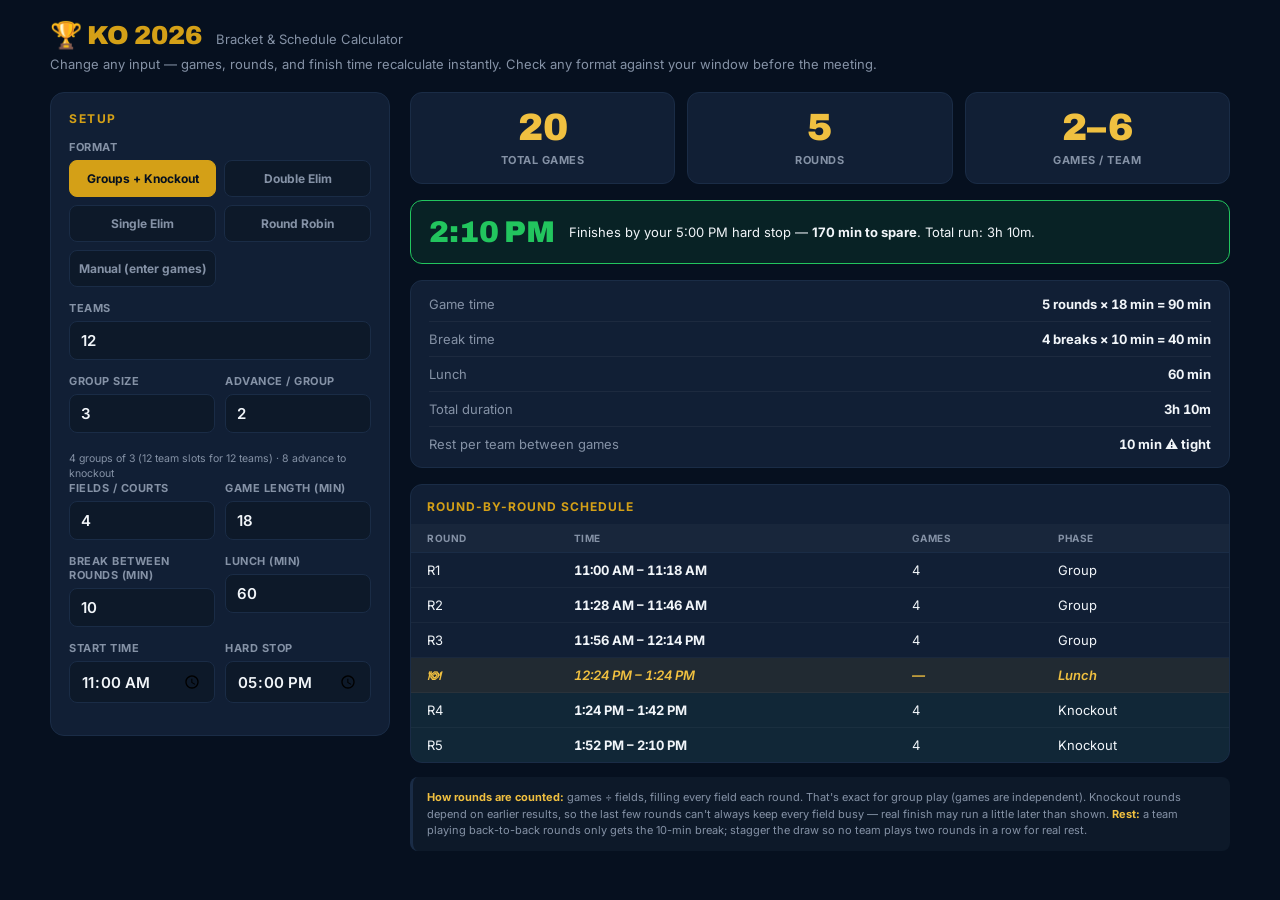
<file: bracket-calculator.html>
<!DOCTYPE html>
<html lang="en">
<head>
<meta charset="UTF-8">
<meta name="viewport" content="width=device-width, initial-scale=1.0">
<title>KO 2026 — Bracket & Schedule Calculator</title>
<style>
@import url('https://fonts.googleapis.com/css2?family=Archivo:wght@700;800;900&family=Inter:wght@400;500;600;700&display=swap');
:root{
  --navy:#06101f; --card:#111f35; --card2:#0d1929; --border:#1a2c46;
  --gold:#d4a017; --gold-l:#f0c040; --text:#f1f5f9; --dim:#8592a6;
  --soccer:#22c55e; --bball:#f97316; --vball:#a855f7; --live:#ef4444;
}
*{box-sizing:border-box;margin:0;padding:0}
body{background:var(--navy);color:var(--text);font-family:'Inter',-apple-system,BlinkMacSystemFont,'Segoe UI',sans-serif;min-height:100vh;padding:20px}
.wrap{max-width:1180px;margin:0 auto}
.hdr{display:flex;align-items:baseline;gap:14px;flex-wrap:wrap;margin-bottom:6px}
.hdr .logo{font-family:'Archivo',sans-serif;font-size:26px;font-weight:900;color:var(--gold)}
.hdr .sub{font-size:13px;color:var(--dim)}
.tagline{font-size:13px;color:var(--dim);margin-bottom:20px}
.grid{display:grid;grid-template-columns:340px 1fr;gap:20px;align-items:start}
@media(max-width:860px){.grid{grid-template-columns:1fr}}

.panel{background:var(--card);border:1px solid var(--border);border-radius:14px;padding:18px}
.panel h2{font-size:12px;font-weight:700;letter-spacing:1.5px;text-transform:uppercase;color:var(--gold);margin-bottom:14px}
.field{margin-bottom:14px}
.field label{display:block;font-size:11px;font-weight:700;text-transform:uppercase;letter-spacing:.5px;color:var(--dim);margin-bottom:6px}
.field input[type=number],.field input[type=time],.field select{
  width:100%;background:var(--card2);border:1px solid var(--border);color:var(--text);
  padding:9px 11px;border-radius:8px;font-size:15px;font-family:inherit;font-weight:600}
.field input:focus,.field select:focus{outline:none;border-color:var(--gold)}
.row2{display:grid;grid-template-columns:1fr 1fr;gap:10px}
.fmt-btns{display:grid;grid-template-columns:1fr 1fr;gap:8px}
.fmt-btn{background:var(--card2);border:1px solid var(--border);color:var(--dim);padding:10px 8px;border-radius:8px;cursor:pointer;font-size:12px;font-weight:700;text-align:center;transition:all .12s;font-family:inherit}
.fmt-btn:hover{border-color:var(--gold)}
.fmt-btn.on{background:var(--gold);color:var(--navy);border-color:var(--gold)}
.gk-only{display:none}
.gk-only.show{display:block}
.manual-only{display:none}
.manual-only.show{display:block}
.hint{font-size:10.5px;color:var(--dim);margin-top:5px;line-height:1.4}

.stats{display:grid;grid-template-columns:repeat(3,1fr);gap:12px;margin-bottom:16px}
.stat{background:var(--card);border:1px solid var(--border);border-radius:12px;padding:16px 14px;text-align:center}
.stat .num{font-family:'Archivo',sans-serif;font-size:38px;font-weight:900;color:var(--gold-l);line-height:1}
.stat .lbl{font-size:11px;font-weight:700;color:var(--dim);margin-top:6px;text-transform:uppercase;letter-spacing:.5px}

.verdict{border-radius:12px;padding:16px 18px;margin-bottom:16px;display:flex;align-items:center;gap:14px;border:1px solid}
.verdict .big{font-family:'Archivo',sans-serif;font-size:30px;font-weight:900;line-height:1;white-space:nowrap}
.verdict .txt{font-size:13px;line-height:1.4}
.verdict.ok{background:rgba(34,197,94,.1);border-color:var(--soccer)}
.verdict.ok .big{color:var(--soccer)}
.verdict.warn{background:rgba(239,68,68,.1);border-color:var(--live)}
.verdict.warn .big{color:var(--live)}

.breakdown{background:var(--card);border:1px solid var(--border);border-radius:12px;padding:6px 18px;margin-bottom:16px}
.bd-row{display:flex;justify-content:space-between;padding:9px 0;border-bottom:1px solid rgba(255,255,255,.05);font-size:13px}
.bd-row:last-child{border-bottom:none}
.bd-row .k{color:var(--dim)}
.bd-row .v{font-weight:700;font-variant-numeric:tabular-nums}

.sched{background:var(--card);border:1px solid var(--border);border-radius:12px;overflow:hidden}
.sched h3{font-size:12px;font-weight:700;letter-spacing:1px;text-transform:uppercase;color:var(--gold);padding:14px 16px 10px}
table{width:100%;border-collapse:collapse;font-size:13px}
th{text-align:left;font-size:10px;text-transform:uppercase;letter-spacing:.5px;color:var(--dim);padding:8px 16px;background:rgba(255,255,255,.03);border-bottom:1px solid var(--border)}
td{padding:9px 16px;border-bottom:1px solid rgba(255,255,255,.04)}
tr:last-child td{border-bottom:none}
td.time{font-weight:700;font-variant-numeric:tabular-nums;white-space:nowrap}
tr.lunch td{background:rgba(212,160,23,.08);color:var(--gold-l);font-style:italic;font-weight:600}
tr.ko td{background:rgba(34,197,94,.05)}
.note{font-size:11px;color:var(--dim);line-height:1.5;margin-top:14px;padding:12px 14px;background:var(--card2);border-radius:8px;border-left:3px solid var(--border)}
.note b{color:var(--gold-l)}
</style>
</head>
<body>
<div class="wrap">
  <div class="hdr">
    <span class="logo">🏆 KO 2026</span>
    <span class="sub">Bracket &amp; Schedule Calculator</span>
  </div>
  <div class="tagline">Change any input — games, rounds, and finish time recalculate instantly. Check any format against your window before the meeting.</div>

  <div class="grid">
    <!-- CONTROLS -->
    <div class="panel">
      <h2>Setup</h2>

      <div class="field">
        <label>Format</label>
        <div class="fmt-btns" id="fmtBtns">
          <button class="fmt-btn on" data-fmt="gk">Groups + Knockout</button>
          <button class="fmt-btn" data-fmt="de">Double Elim</button>
          <button class="fmt-btn" data-fmt="se">Single Elim</button>
          <button class="fmt-btn" data-fmt="rr">Round Robin</button>
          <button class="fmt-btn" data-fmt="manual">Manual (enter games)</button>
        </div>
      </div>

      <div class="manual-only" id="manualBlock">
        <div class="field">
          <label>Total games</label>
          <input type="number" id="manualGames" value="42" min="1" max="300">
          <div class="hint">Type the exact number of games you plan to run. Rounds &amp; finish time are calculated from this directly.</div>
        </div>
      </div>

      <div class="field" id="teamsField">
        <label>Teams</label>
        <input type="number" id="teams" value="12" min="2" max="64">
      </div>

      <div class="gk-only show" id="gkBlock">
        <div class="row2">
          <div class="field">
            <label>Group size</label>
            <input type="number" id="groupSize" value="3" min="2" max="8">
          </div>
          <div class="field">
            <label>Advance / group</label>
            <input type="number" id="advance" value="2" min="1" max="4">
          </div>
        </div>
        <div class="hint" id="gkHint"></div>
      </div>

      <div class="row2">
        <div class="field">
          <label>Fields / courts</label>
          <input type="number" id="fields" value="4" min="1" max="12">
        </div>
        <div class="field">
          <label>Game length (min)</label>
          <input type="number" id="gameLen" value="18" min="5" max="90">
        </div>
      </div>

      <div class="row2">
        <div class="field">
          <label>Break between rounds (min)</label>
          <input type="number" id="breakLen" value="10" min="0" max="30">
        </div>
        <div class="field">
          <label>Lunch (min)</label>
          <input type="number" id="lunch" value="60" min="0" max="120">
        </div>
      </div>

      <div class="row2">
        <div class="field">
          <label>Start time</label>
          <input type="time" id="start" value="11:00">
        </div>
        <div class="field">
          <label>Hard stop</label>
          <input type="time" id="stop" value="17:00">
        </div>
      </div>
    </div>

    <!-- RESULTS -->
    <div>
      <div class="stats">
        <div class="stat"><div class="num" id="sGames">–</div><div class="lbl">Total Games</div></div>
        <div class="stat"><div class="num" id="sRounds">–</div><div class="lbl">Rounds</div></div>
        <div class="stat"><div class="num" id="sPer">–</div><div class="lbl">Games / Team</div></div>
      </div>

      <div class="verdict" id="verdict">
        <div class="big" id="vFinish">–</div>
        <div class="txt" id="vText"></div>
      </div>

      <div class="breakdown" id="breakdown"></div>

      <div class="sched">
        <h3>Round-by-Round Schedule</h3>
        <table>
          <thead><tr><th>Round</th><th>Time</th><th>Games</th><th>Phase</th></tr></thead>
          <tbody id="schedBody"></tbody>
        </table>
      </div>

      <div class="note" id="note"></div>
    </div>
  </div>
</div>

<script>
let fmt = "gk";

function $(id){return document.getElementById(id);}
function hm(mins){let h=Math.floor(mins/60)%24, m=Math.round(mins%60);let ap=h<12?"AM":"PM";let h12=h%12;if(h12===0)h12=12;return h12+":"+String(m).padStart(2,"0")+" "+ap;}
function toMin(t){let [h,m]=t.split(":").map(Number);return h*60+m;}

// choose 3rd-place game only if there's a semifinal stage
function computeGames(){
  const N=+$("teams").value;
  if(fmt==="de") return {total:2*N-1, minPer:2, maxPer:Math.ceil(Math.log2(N))+2, phases:["Double elimination — Winners + Losers bracket"]};
  if(fmt==="se") return {total:(N-1)+1, minPer:1, maxPer:Math.ceil(Math.log2(N))+1, phases:["Single elimination + 3rd-place match"]};
  if(fmt==="rr") return {total:N*(N-1)/2, minPer:N-1, maxPer:N-1, phases:["Round robin — everyone plays everyone"]};
  if(fmt==="manual"){const m=+$("manualGames").value; return {total:m, minPer:null, maxPer:null, manual:true, phases:["Manual game count"]};}
  // groups + knockout
  const s=+$("groupSize").value, k=+$("advance").value;
  const G=Math.round(N/s);
  const groupGames=G*(s*(s-1)/2);
  const adv=Math.min(G*k, N);
  const ko=Math.max(0,(adv-1))+(adv>=4?1:0);
  return {total:groupGames+ko, minPer:s-1, maxPer:(s-1)+Math.ceil(Math.log2(Math.max(2,adv)))+1,
          groupGames, ko, adv, G, s,
          phases:["Group stage: "+groupGames+" games", "Knockout: "+ko+" games ("+adv+" advance)"]};
}

function recompute(){
  const g=computeGames();
  const F=+$("fields").value, gl=+$("gameLen").value, brk=+$("breakLen").value, lunch=+$("lunch").value;
  const start=toMin($("start").value), stop=toMin($("stop").value);
  const rounds=Math.max(1,Math.ceil(g.total/F));
  const playTime=rounds*gl+(rounds-1)*brk;
  const total=playTime+lunch;
  const end=start+total;

  $("sGames").textContent=g.total;
  $("sRounds").textContent=rounds;
  $("sPer").textContent = g.minPer===null ? "–" : ((g.minPer===g.maxPer)?g.minPer:g.minPer+"–"+g.maxPer);

  // verdict
  const v=$("verdict"), fits=end<=stop;
  v.className="verdict "+(fits?"ok":"warn");
  $("vFinish").textContent=hm(end);
  const over=end-stop;
  $("vText").innerHTML = fits
    ? "Finishes by your "+hm(stop)+" hard stop — <b>"+(stop-end)+" min to spare</b>. Total run: "+Math.floor(total/60)+"h "+(total%60)+"m."
    : "<b>Overruns "+hm(stop)+" by "+over+" min.</b> Trim games, shorten breaks, start earlier, or move some rounds to Day 2.";

  // breakdown
  const bd=[
    ["Game time", rounds+" rounds × "+gl+" min = "+(rounds*gl)+" min"],
    ["Break time", (rounds-1)+" breaks × "+brk+" min = "+((rounds-1)*brk)+" min"],
    ["Lunch", lunch+" min"],
    ["Total duration", Math.floor(total/60)+"h "+(total%60)+"m"],
    ["Rest per team between games", brk+" min"+(brk<15?"  ⚠ tight":"")],
  ];
  $("breakdown").innerHTML=bd.map(r=>'<div class="bd-row"><span class="k">'+r[0]+'</span><span class="v">'+r[1]+'</span></div>').join("");

  // schedule (throughput model): fill fields each round; lunch near midpoint
  const lunchRound = lunch>0 ? Math.max(1,Math.round(rounds/2)) : -1;
  let remaining=g.total, t=start, rows="";
  // for gk, mark rounds after group games as knockout
  let gamesSoFar=0;
  for(let r=1;r<=rounds;r++){
    const n=Math.min(F,remaining); remaining-=n;
    let phase="—";
    if(fmt==="gk"){ phase = (gamesSoFar < g.groupGames) ? "Group" : "Knockout"; }
    else if(fmt==="de") phase = r<=Math.ceil(rounds/2) ? "Winners/early" : "Losers/finals";
    else if(fmt==="manual") phase="Round "+r;
    else phase="Round "+r;
    const cls = (fmt==="gk" && phase==="Knockout") ? ' class="ko"' : '';
    rows+='<tr'+cls+'><td>R'+r+'</td><td class="time">'+hm(t)+' – '+hm(t+gl)+'</td><td>'+n+'</td><td>'+phase+'</td></tr>';
    gamesSoFar+=n;
    t+=gl;
    if(r<rounds) t+=brk;
    if(r===lunchRound){ rows+='<tr class="lunch"><td>🍽</td><td class="time">'+hm(t)+' – '+hm(t+lunch)+'</td><td>—</td><td>Lunch</td></tr>'; t+=lunch; }
  }
  $("schedBody").innerHTML=rows;

  // gk hint
  if(fmt==="gk"){
    const N=+$("teams").value;
    $("gkHint").textContent=g.G+" groups of "+g.s+" ("+(g.G*g.s)+" team slots for "+N+" teams) · "+g.adv+" advance to knockout"+((g.G*g.s)!==N?"  ⚠ teams not evenly divisible by group size":"");
  }

  // note
  let note="<b>How rounds are counted:</b> games ÷ fields, filling every field each round. That's exact for group play (games are independent). ";
  if(fmt==="de"||fmt==="se"||fmt==="gk"){
    note+="Knockout rounds depend on earlier results, so the last few rounds can't always keep every field busy — real finish may run a little later than shown. ";
  }
  note+="<b>Rest:</b> a team playing back-to-back rounds only gets the "+brk+"-min break; stagger the draw so no team plays two rounds in a row for real rest.";
  $("note").innerHTML=note;
}

// format buttons
$("fmtBtns").addEventListener("click",e=>{
  const b=e.target.closest(".fmt-btn"); if(!b)return;
  fmt=b.dataset.fmt;
  document.querySelectorAll(".fmt-btn").forEach(x=>x.classList.toggle("on",x===b));
  $("gkBlock").classList.toggle("show",fmt==="gk");
  $("manualBlock").classList.toggle("show",fmt==="manual");
  $("teamsField").style.display = fmt==="manual" ? "none" : "block";
  recompute();
});
document.querySelectorAll("input").forEach(el=>el.addEventListener("input",recompute));
recompute();
</script>
</body>
</html>
</file>
